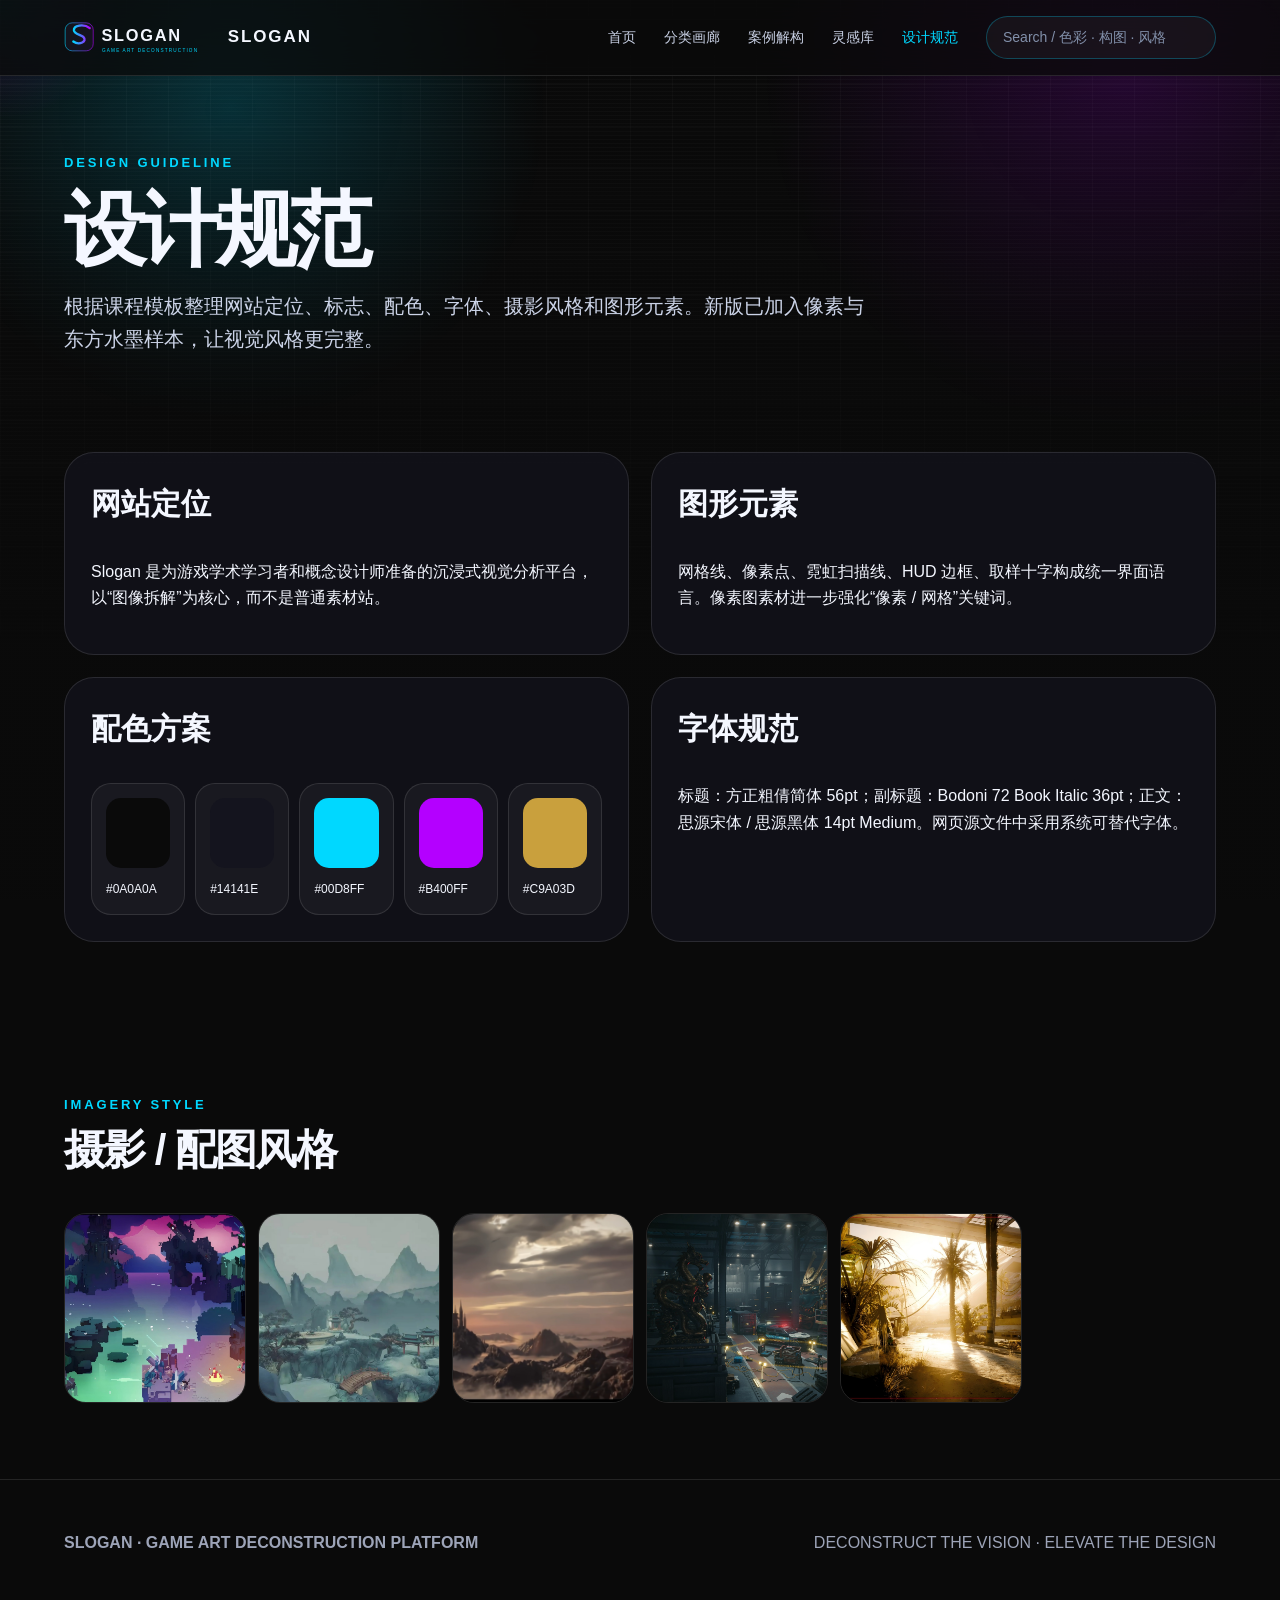
<file: about.html>
<!doctype html><html lang="zh-CN"><head><meta charset="utf-8"><meta name="viewport" content="width=device-width,initial-scale=1"><title>Slogan | 设计规范</title><link rel="stylesheet" href="css/style.css?v=ui-fix-2"></head><body><div class="page-progress" aria-hidden="true"></div><div class="ambient-cursor" aria-hidden="true"></div><nav class="nav"><a class="brand" href="index.html"><img src="assets/svg/slogan-logo.svg" alt="Slogan"><span>SLOGAN</span></a><button class="menu-toggle" aria-label="打开导航">☰</button><div class="nav-links"><a  href="index.html">首页</a><a  href="gallery.html">分类画廊</a><a  href="analysis.html">案例解构</a><a  href="library.html">灵感库</a><a class="active" href="about.html">设计规范</a><span class="search">Search / 色彩 · 构图 · 风格</span></div></nav>
<section class="section page-title"><div class="eyebrow">DESIGN GUIDELINE</div><h1 class="h1">设计规范</h1><p class="lead">根据课程模板整理网站定位、标志、配色、字体、摄影风格和图形元素。新版已加入像素与东方水墨样本，让视觉风格更完整。</p></section><section class="section reveal" style="padding-top:0"><div class="spec-grid"><div class="panel reveal"><h3>网站定位</h3><p>Slogan 是为游戏学术学习者和概念设计师准备的沉浸式视觉分析平台，以“图像拆解”为核心，而不是普通素材站。</p></div><div class="panel reveal"><h3>图形元素</h3><p>网格线、像素点、霓虹扫描线、HUD 边框、取样十字构成统一界面语言。像素图素材进一步强化“像素 / 网格”关键词。</p></div><div class="panel reveal"><h3>配色方案</h3><div class="color-row"><div class="color-chip"><i style="background:#0A0A0A"></i>#0A0A0A</div><div class="color-chip"><i style="background:#14141E"></i>#14141E</div><div class="color-chip"><i style="background:#00D8FF"></i>#00D8FF</div><div class="color-chip"><i style="background:#B400FF"></i>#B400FF</div><div class="color-chip"><i style="background:#C9A03D"></i>#C9A03D</div></div></div><div class="panel reveal"><h3>字体规范</h3><p>标题：方正粗倩简体 56pt；副标题：Bodoni 72 Book Italic 36pt；正文：思源宋体 / 思源黑体 14pt Medium。网页源文件中采用系统可替代字体。</p></div></div></section>
<section class="section reveal"><div class="section-head"><div><div class="eyebrow">IMAGERY STYLE</div><h2>摄影 / 配图风格</h2></div></div><div class="mosaic-row"><img src="assets/images/pixel-ruins-card.jpg"><img src="assets/images/ink-mountains-card.jpg"><img src="assets/images/user_material_1.jpg"><img src="assets/images/user_material_2.png"><img src="assets/images/user_material_3.png"></div></section>
<footer class="footer"><b>SLOGAN · GAME ART DECONSTRUCTION PLATFORM</b><span>DECONSTRUCT THE VISION · ELEVATE THE DESIGN</span></footer><button class="back-top" aria-label="回到顶部">↑</button><script src="js/main.js?v=ui-fix-2"></script></body></html>
</file>
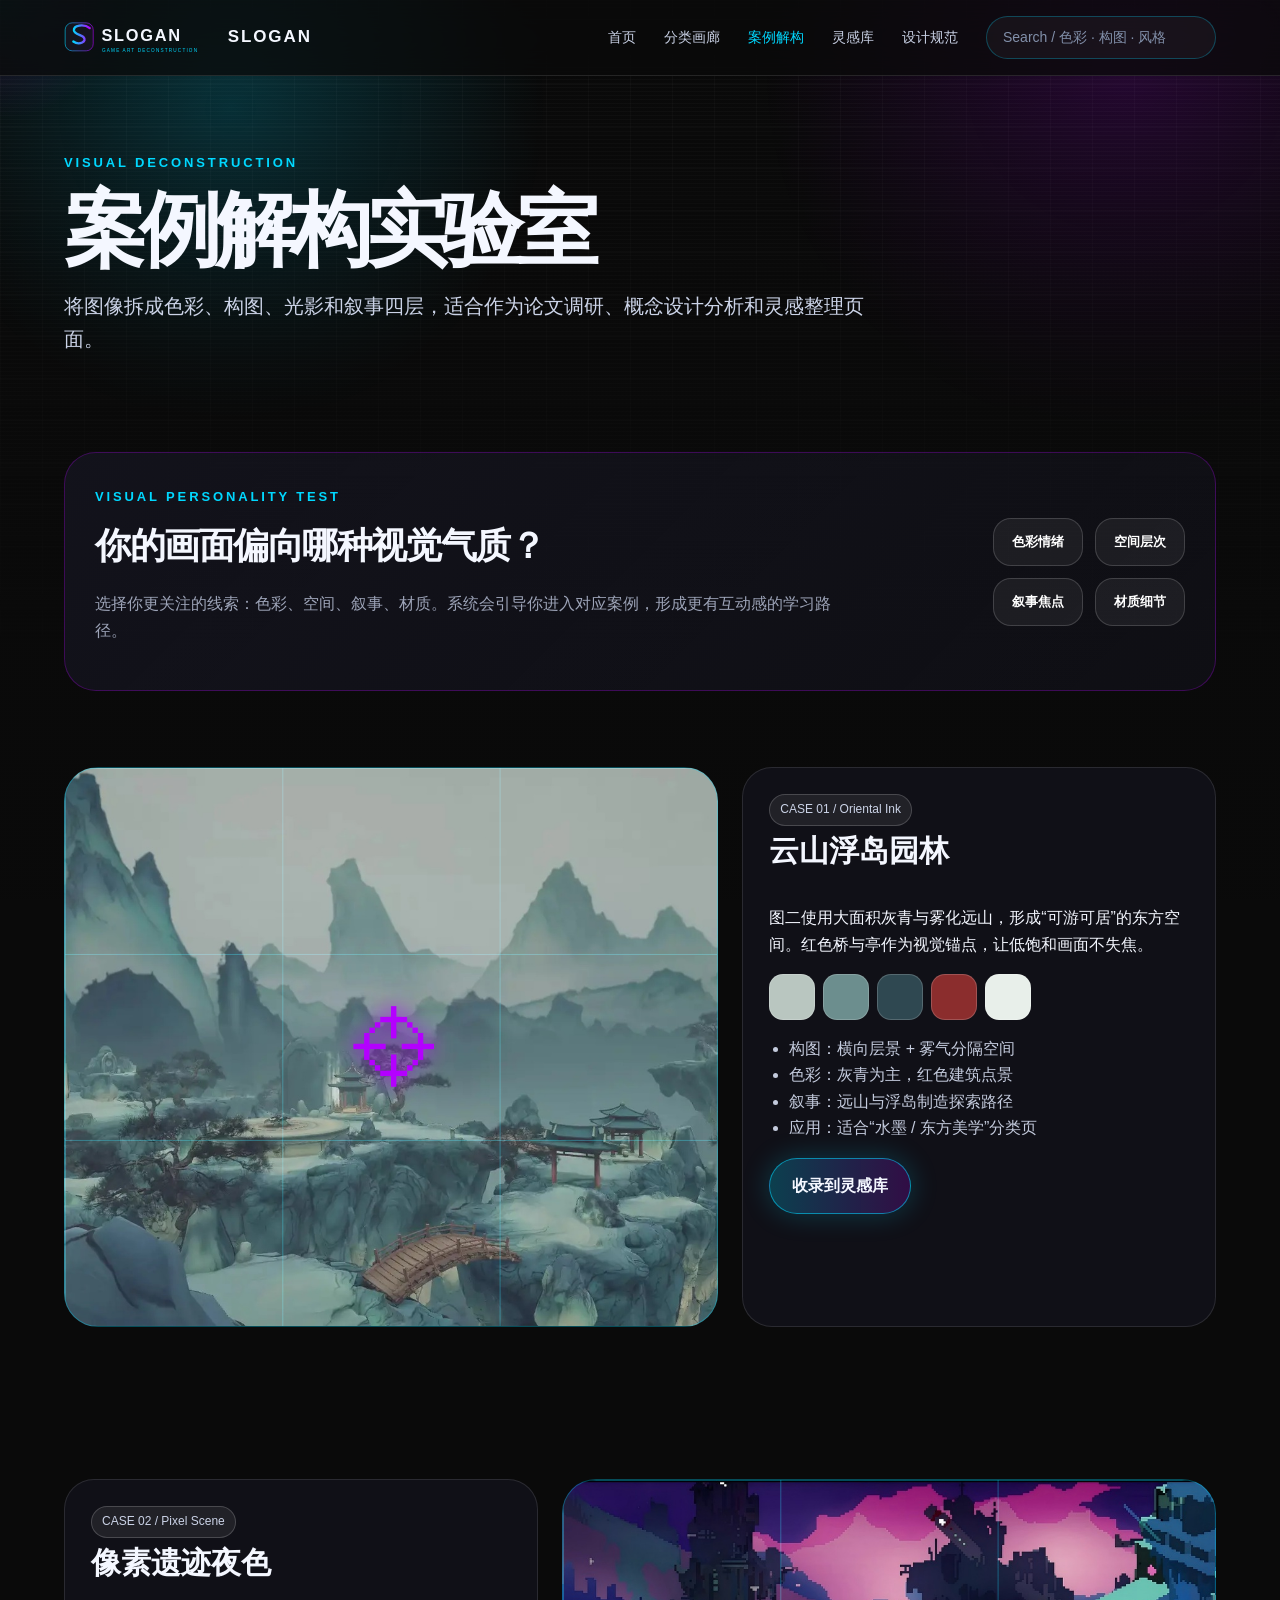
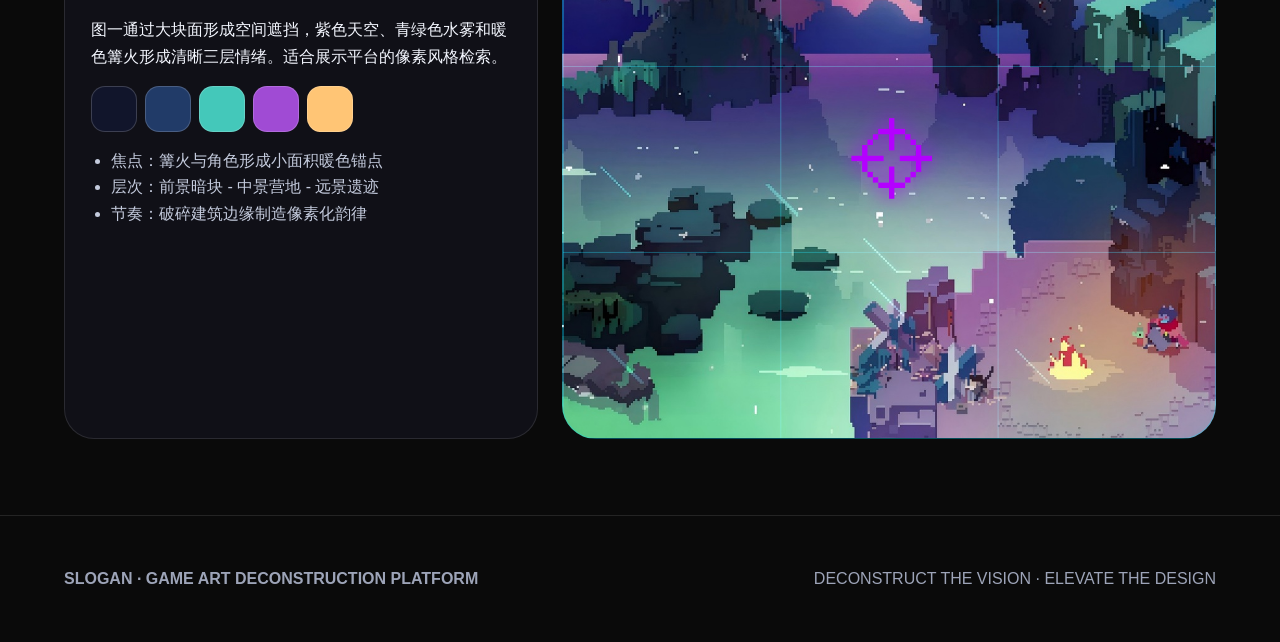
<file: analysis.html>
<!doctype html><html lang="zh-CN"><head><meta charset="utf-8"><meta name="viewport" content="width=device-width,initial-scale=1"><title>Slogan | 案例解构</title><link rel="stylesheet" href="css/style.css?v=ui-fix-2"></head><body><div class="page-progress" aria-hidden="true"></div><div class="ambient-cursor" aria-hidden="true"></div><nav class="nav"><a class="brand" href="index.html"><img src="assets/svg/slogan-logo.svg" alt="Slogan"><span>SLOGAN</span></a><button class="menu-toggle" aria-label="打开导航">☰</button><div class="nav-links"><a  href="index.html">首页</a><a  href="gallery.html">分类画廊</a><a class="active" href="analysis.html">案例解构</a><a  href="library.html">灵感库</a><a  href="about.html">设计规范</a><span class="search">Search / 色彩 · 构图 · 风格</span></div></nav>
<section class="section page-title"><div class="eyebrow">VISUAL DECONSTRUCTION</div><h1 class="h1">案例解构实验室</h1><p class="lead">将图像拆成色彩、构图、光影和叙事四层，适合作为论文调研、概念设计分析和灵感整理页面。</p></section>

<section class="section reveal" style="padding-top:0">
  <div class="quiz-panel">
    <div>
      <span class="eyebrow">VISUAL PERSONALITY TEST</span>
      <h2>你的画面偏向哪种视觉气质？</h2>
      <p>选择你更关注的线索：色彩、空间、叙事、材质。系统会引导你进入对应案例，形成更有互动感的学习路径。</p>
    </div>
    <div class="quiz-options">
      <button>色彩情绪</button><button>空间层次</button><button>叙事焦点</button><button>材质细节</button>
    </div>
  </div>
</section>
<section class="section reveal" style="padding-top:0"><div class="lab"><div class="analysis-img ink"></div><aside class="panel"><span class="tag">CASE 01 / Oriental Ink</span><h3>云山浮岛园林</h3><p>图二使用大面积灰青与雾化远山，形成“可游可居”的东方空间。红色桥与亭作为视觉锚点，让低饱和画面不失焦。</p><div class="palette"><i class="sw" style="background:#B9C6C0"></i><i class="sw" style="background:#6C8E8E"></i><i class="sw" style="background:#2F4851"></i><i class="sw" style="background:#8B2D2D"></i><i class="sw" style="background:#E8EFEA"></i></div><ul><li>构图：横向层景 + 雾气分隔空间</li><li>色彩：灰青为主，红色建筑点景</li><li>叙事：远山与浮岛制造探索路径</li><li>应用：适合“水墨 / 东方美学”分类页</li></ul><a class="btn primary" href="library.html">收录到灵感库</a></aside></div></section>
<section class="section reveal"><div class="lab reverse"><aside class="panel"><span class="tag">CASE 02 / Pixel Scene</span><h3>像素遗迹夜色</h3><p>图一通过大块面形成空间遮挡，紫色天空、青绿色水雾和暖色篝火形成清晰三层情绪。适合展示平台的像素风格检索。</p><div class="palette"><i class="sw" style="background:#11152B"></i><i class="sw" style="background:#213B68"></i><i class="sw" style="background:#44C8BA"></i><i class="sw" style="background:#A04BD4"></i><i class="sw" style="background:#FFC575"></i></div><ul><li>焦点：篝火与角色形成小面积暖色锚点</li><li>层次：前景暗块 - 中景营地 - 远景遗迹</li><li>节奏：破碎建筑边缘制造像素化韵律</li></ul></aside><div class="analysis-img pixel"></div></div></section>
<footer class="footer"><b>SLOGAN · GAME ART DECONSTRUCTION PLATFORM</b><span>DECONSTRUCT THE VISION · ELEVATE THE DESIGN</span></footer><button class="back-top" aria-label="回到顶部">↑</button><script src="js/main.js?v=ui-fix-2"></script></body></html>
</file>
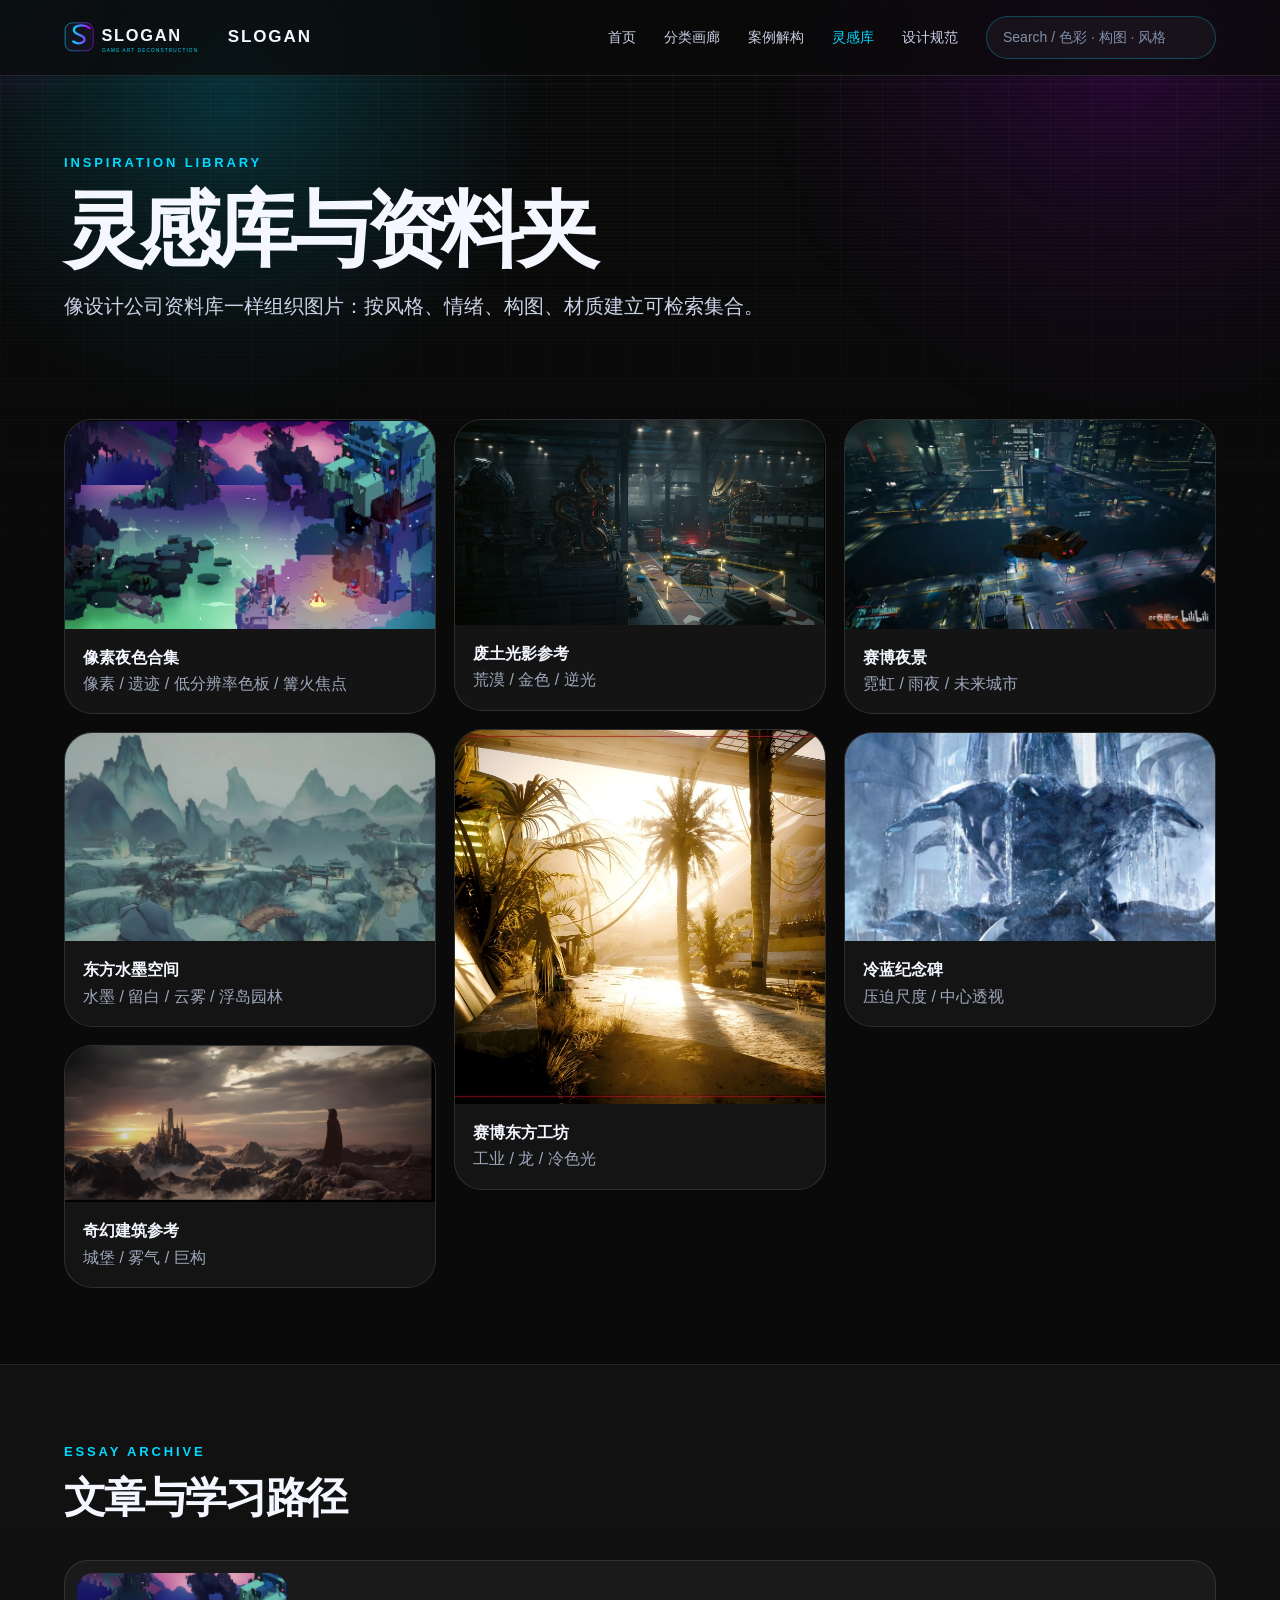
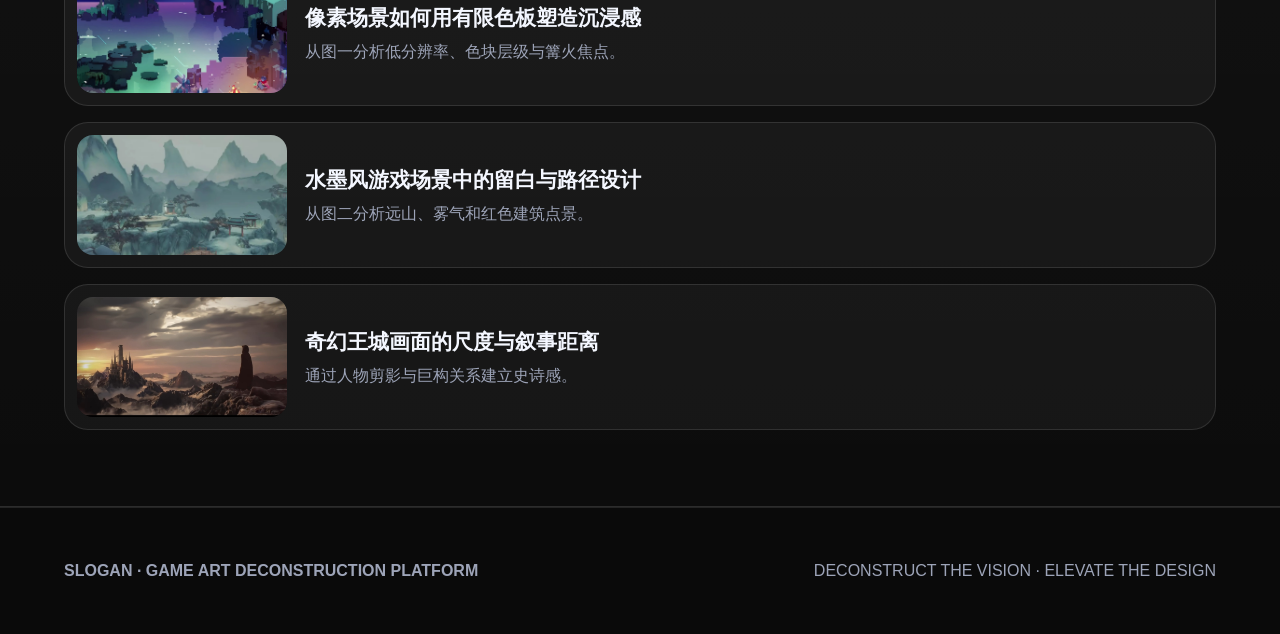
<file: library.html>
<!doctype html><html lang="zh-CN"><head><meta charset="utf-8"><meta name="viewport" content="width=device-width,initial-scale=1"><title>Slogan | 灵感库</title><link rel="stylesheet" href="css/style.css?v=ui-fix-2"></head><body><div class="page-progress" aria-hidden="true"></div><div class="ambient-cursor" aria-hidden="true"></div><nav class="nav"><a class="brand" href="index.html"><img src="assets/svg/slogan-logo.svg" alt="Slogan"><span>SLOGAN</span></a><button class="menu-toggle" aria-label="打开导航">☰</button><div class="nav-links"><a  href="index.html">首页</a><a  href="gallery.html">分类画廊</a><a  href="analysis.html">案例解构</a><a class="active" href="library.html">灵感库</a><a  href="about.html">设计规范</a><span class="search">Search / 色彩 · 构图 · 风格</span></div></nav>
<section class="section page-title"><div class="eyebrow">INSPIRATION LIBRARY</div><h1 class="h1">灵感库与资料夹</h1><p class="lead">像设计公司资料库一样组织图片：按风格、情绪、构图、材质建立可检索集合。</p></section><section class="section reveal" style="padding-top:0"><div class="masonry"><figure class="mood wide"><img src="assets/images/pixel-ruins.jpg"><figcaption><b>像素夜色合集</b><br><span>像素 / 遗迹 / 低分辨率色板 / 篝火焦点</span></figcaption></figure><figure class="mood reveal"><img src="assets/images/ink-mountains.jpg"><figcaption><b>东方水墨空间</b><br><span>水墨 / 留白 / 云雾 / 浮岛园林</span></figcaption></figure><figure class="mood reveal"><img src="assets/images/user_material_1.jpg"><figcaption><b>奇幻建筑参考</b><br><span>城堡 / 雾气 / 巨构</span></figcaption></figure><figure class="mood reveal"><img src="assets/images/user_material_2.png"><figcaption><b>废土光影参考</b><br><span>荒漠 / 金色 / 逆光</span></figcaption></figure><figure class="mood reveal"><img src="assets/images/user_material_3.png"><figcaption><b>赛博东方工坊</b><br><span>工业 / 龙 / 冷色光</span></figcaption></figure><figure class="mood reveal"><img src="assets/images/cyber-city.jpg"><figcaption><b>赛博夜景</b><br><span>霓虹 / 雨夜 / 未来城市</span></figcaption></figure><figure class="mood reveal"><img src="assets/images/city-tears.jpg"><figcaption><b>冷蓝纪念碑</b><br><span>压迫尺度 / 中心透视</span></figcaption></figure></div></section>
<section class="section alt"><div class="section-head"><div><div class="eyebrow">ESSAY ARCHIVE</div><h2>文章与学习路径</h2></div></div><div class="article-list"><article><img src="assets/images/pixel-ruins-card.jpg"><div><b>像素场景如何用有限色板塑造沉浸感</b><p>从图一分析低分辨率、色块层级与篝火焦点。</p></div></article><article><img src="assets/images/ink-mountains-card.jpg"><div><b>水墨风游戏场景中的留白与路径设计</b><p>从图二分析远山、雾气和红色建筑点景。</p></div></article><article><img src="assets/images/user_material_1.jpg"><div><b>奇幻王城画面的尺度与叙事距离</b><p>通过人物剪影与巨构关系建立史诗感。</p></div></article></div></section>
<footer class="footer"><b>SLOGAN · GAME ART DECONSTRUCTION PLATFORM</b><span>DECONSTRUCT THE VISION · ELEVATE THE DESIGN</span></footer><button class="back-top" aria-label="回到顶部">↑</button><script src="js/main.js?v=ui-fix-2"></script></body></html>
</file>
<file: css/style.css>
:root{--bg:#0A0A0A;--panel:rgba(20,20,30,.72);--panel2:rgba(32,32,46,.82);--line:rgba(255,255,255,.11);--blue:#00D8FF;--purple:#B400FF;--gold:#C9A03D;--text:#f4f7ff;--muted:#9da4b8;--green:#57FFC9}*{box-sizing:border-box}html{scroll-behavior:smooth}body{margin:0;background:#0A0A0A;color:var(--text);font-family:Inter,"Noto Sans SC","Microsoft YaHei",Arial,sans-serif;line-height:1.65;overflow-x:hidden}body:before{content:"";position:fixed;inset:0;pointer-events:none;z-index:-2;background:radial-gradient(circle at 18% 12%,rgba(0,216,255,.22),transparent 24%),radial-gradient(circle at 88% 8%,rgba(180,0,255,.18),transparent 26%),linear-gradient(rgba(255,255,255,.027) 1px,transparent 1px),linear-gradient(90deg,rgba(255,255,255,.027) 1px,transparent 1px);background-size:auto,auto,42px 42px,42px 42px}body:after{content:"";position:fixed;inset:0;z-index:-1;pointer-events:none;background:linear-gradient(180deg,rgba(10,10,10,0),rgba(10,10,10,.96) 72%),repeating-linear-gradient(0deg,rgba(255,255,255,.022) 0 1px,transparent 1px 4px)}a{color:inherit;text-decoration:none}.nav{position:sticky;top:0;z-index:50;height:76px;background:rgba(10,10,10,.74);backdrop-filter:blur(18px);display:flex;align-items:center;justify-content:space-between;padding:0 5vw;border-bottom:1px solid var(--line)}.brand{display:flex;align-items:center;gap:12px;font-weight:900;letter-spacing:.12em}.brand img{height:42px}.brand span{font-size:17px}.nav-links{display:flex;gap:28px;font-size:14px;color:#c8d0e4;align-items:center}.nav-links a:hover,.nav-links a.active{color:var(--blue)}.search{border:1px solid rgba(0,216,255,.28);border-radius:999px;padding:9px 16px;color:#8290aa;background:rgba(255,255,255,.04);min-width:230px}.hero{min-height:760px;position:relative;padding:92px 5vw 74px;display:grid;grid-template-columns:1.02fr .98fr;gap:54px;align-items:center}.hero-art{position:absolute;inset:0;z-index:-1;opacity:.9;background:linear-gradient(90deg,#0A0A0A 0%,rgba(10,10,10,.82) 32%,rgba(10,10,10,.28) 100%),linear-gradient(0deg,#0A0A0A 0%,rgba(10,10,10,.18) 48%,rgba(10,10,10,.74) 100%),url('../assets/images/pixel-ruins.jpg') center/cover no-repeat}.hero-copy{max-width:760px}.eyebrow{color:var(--blue);letter-spacing:.22em;font-size:13px;font-weight:800;text-transform:uppercase}.h1{font-size:clamp(54px,7vw,110px);letter-spacing:-.08em;line-height:.94;margin:18px 0 22px;font-weight:900}.page-title .h1{font-size:clamp(56px,6.4vw,92px)}.h1 span{background:linear-gradient(90deg,var(--blue),var(--purple));-webkit-background-clip:text;color:transparent}.lead{font-size:20px;color:#cbd3e7;max-width:800px}.cta{display:flex;gap:14px;margin-top:34px}.btn{display:inline-flex;align-items:center;gap:10px;padding:14px 22px;border-radius:999px;border:1px solid rgba(255,255,255,.16);font-weight:800;background:rgba(255,255,255,.06)}.btn.primary{background:linear-gradient(90deg,rgba(0,216,255,.24),rgba(180,0,255,.2));border-color:rgba(0,216,255,.55);box-shadow:0 0 28px rgba(0,216,255,.22)}.mini-stats{display:flex;gap:12px;align-items:baseline;margin-top:32px;color:#b9c4da}.mini-stats b{font-size:28px;color:white}.mini-stats span{margin-right:16px;color:#7e89a6}.hero-panel{background:var(--panel);border:1px solid var(--line);border-radius:34px;padding:18px;box-shadow:0 30px 80px rgba(0,0,0,.46)}.hero-panel .screen{border-radius:26px;overflow:hidden;position:relative;min-height:470px;background:url('../assets/images/ink-mountains.jpg') center/cover no-repeat}.screen:after{content:"";position:absolute;inset:0;background:linear-gradient(180deg,transparent,rgba(10,10,10,.78))}.overlay-card{position:absolute;left:18px;right:18px;bottom:18px;z-index:1;padding:18px;border:1px solid rgba(255,255,255,.16);border-radius:22px;background:rgba(10,10,10,.66);backdrop-filter:blur(8px)}.palette{display:flex;gap:8px;margin:12px 0;flex-wrap:wrap}.sw{width:46px;height:46px;border-radius:14px;border:1px solid rgba(255,255,255,.18)}.section{padding:76px 5vw}.section.alt{background:linear-gradient(180deg,rgba(255,255,255,.035),rgba(255,255,255,.01));border-block:1px solid var(--line)}.section-head{display:flex;align-items:end;justify-content:space-between;gap:20px;margin-bottom:28px}.section h2{font-size:42px;letter-spacing:-.04em;margin:0}.section p.desc{color:var(--muted);max-width:780px;margin:8px 0 0}.case-grid{display:grid;grid-template-columns:1.2fr 1fr 1fr;gap:20px}.case-grid.catalog{grid-template-columns:repeat(3,1fr)}.case{position:relative;border-radius:28px;min-height:330px;padding:22px;overflow:hidden;background:#14141E;border:1px solid var(--line);display:flex;flex-direction:column;justify-content:flex-end}.case.large{grid-row:span 2;min-height:680px}.catalog .case.large{grid-column:span 1;grid-row:span 2}.case:before{content:"";position:absolute;inset:0;background:var(--img) center/cover no-repeat;transform:scale(1.03);transition:.45s}.case:hover:before{transform:scale(1.1)}.case:after{content:"";position:absolute;inset:0;background:linear-gradient(180deg,rgba(10,10,10,.03),rgba(10,10,10,.9))}.case>*{position:relative;z-index:1}.tag{display:inline-flex;width:max-content;border:1px solid rgba(255,255,255,.18);background:rgba(255,255,255,.07);border-radius:999px;padding:5px 10px;color:#cbd3e7;font-size:12px}.case h3{font-size:28px;margin:14px 0 4px}.case p{color:#c0c7da;margin:0}.style-wall{display:grid;grid-template-columns:repeat(5,1fr);gap:16px}.style-card{min-height:240px;border-radius:26px;border:1px solid var(--line);background:#11131c;padding:22px;position:relative;overflow:hidden;display:flex;flex-direction:column;justify-content:flex-end}.style-card:after{content:"";position:absolute;inset:0;background:linear-gradient(180deg,rgba(10,10,10,.1),rgba(10,10,10,.82)),var(--thumb) center/cover no-repeat;opacity:.82;z-index:0}.style-card:before{content:"";position:absolute;inset:auto -20px -40px auto;width:160px;height:160px;border-radius:50%;background:radial-gradient(circle,var(--accent),transparent 65%);opacity:.5;z-index:1}.style-card b,.style-card small{position:relative;z-index:2}.style-card b{font-size:25px}.style-card small{display:block;color:#d0d6e8;margin-top:6px}.lab{display:grid;grid-template-columns:1.16fr .84fr;gap:24px;align-items:stretch}.lab.reverse{grid-template-columns:.84fr 1.16fr}.analysis-img{position:relative;min-height:560px;border-radius:34px;border:1px solid rgba(0,216,255,.32);overflow:hidden;background:url('../assets/images/user_material_3.png') center/cover no-repeat}.analysis-img.pixel{background-image:url('../assets/images/pixel-ruins.jpg')}.analysis-img.ink{background-image:url('../assets/images/ink-mountains.jpg')}.analysis-img:before{content:"";position:absolute;inset:0;background:linear-gradient(rgba(0,216,255,.35) 1px,transparent 1px),linear-gradient(90deg,rgba(0,216,255,.35) 1px,transparent 1px);background-size:33.33% 33.33%;mix-blend-mode:screen}.analysis-img:after{content:"⌖";position:absolute;left:50%;top:50%;transform:translate(-50%,-50%);font-size:86px;color:var(--purple);text-shadow:0 0 22px var(--purple)}.panel{border:1px solid var(--line);background:var(--panel);border-radius:30px;padding:26px;backdrop-filter:blur(12px)}.panel h3{margin-top:0;font-size:30px}.panel ul{color:#c4cbdd;padding-left:20px}.bars span{display:block;height:12px;border-radius:999px;margin-bottom:12px;background:linear-gradient(90deg,var(--blue),var(--purple),var(--gold))}.masonry{columns:3 260px;column-gap:18px}.mood{break-inside:avoid;margin:0 0 18px;border-radius:28px;overflow:hidden;border:1px solid var(--line);background:rgba(255,255,255,.045)}.mood img{width:100%;display:block}.mood figcaption{padding:16px 18px}.mood span{color:#9ea7bb}.spec-grid{display:grid;grid-template-columns:1fr 1fr;gap:22px}.color-row{display:grid;grid-template-columns:repeat(5,1fr);gap:10px}.color-chip{border-radius:20px;border:1px solid var(--line);padding:14px;background:rgba(255,255,255,.04);font-size:12px}.color-chip i{display:block;height:70px;border-radius:15px;margin-bottom:12px}.footer{padding:50px 5vw;border-top:1px solid var(--line);color:var(--muted);display:flex;justify-content:space-between;gap:20px}.filters{display:flex;gap:10px;flex-wrap:wrap;margin-top:28px}.filter{padding:8px 14px;border-radius:999px;border:1px solid var(--line);background:rgba(255,255,255,.04);color:#cbd3e7}.filter.active{border-color:var(--blue);color:white;background:rgba(0,216,255,.16)}.notes{display:grid;grid-template-columns:repeat(3,1fr);gap:20px}.mosaic-row{display:grid;grid-template-columns:repeat(6,1fr);gap:12px}.mosaic-row img{width:100%;height:190px;object-fit:cover;border-radius:22px;border:1px solid var(--line)}.article-list{display:grid;gap:16px}.article-list article{display:grid;grid-template-columns:210px 1fr;gap:18px;align-items:center;border:1px solid var(--line);border-radius:24px;background:rgba(255,255,255,.045);padding:12px}.article-list img{width:210px;height:120px;object-fit:cover;border-radius:16px}.article-list b{font-size:21px}.article-list p{color:var(--muted);margin:.2em 0 0}@media(max-width:1000px){.hero,.lab,.lab.reverse,.spec-grid{grid-template-columns:1fr}.case-grid,.case-grid.catalog{grid-template-columns:1fr}.style-wall,.notes{grid-template-columns:1fr 1fr}.nav-links{display:none}.hero{padding-top:54px}.hero-panel .screen{min-height:360px}.mosaic-row{grid-template-columns:repeat(2,1fr)}}


/* FIXED HOME IMAGE LOADING: real <img> fallback for GitHub Pages */
.hero-art{overflow:hidden}
.hero-art img{width:100%;height:100%;object-fit:cover;display:block;opacity:.98}
.hero-art::before{content:"";position:absolute;inset:0;z-index:1;background:linear-gradient(90deg,#0A0A0A 0%,rgba(10,10,10,.82) 32%,rgba(10,10,10,.28) 100%),linear-gradient(0deg,#0A0A0A 0%,rgba(10,10,10,.18) 48%,rgba(10,10,10,.74) 100%)}
.hero-art{background:#0A0A0A!important}
.hero-panel .screen img{width:100%;height:100%;min-height:470px;object-fit:cover;display:block}
.hero-panel .screen{background:#14141E!important}


/* FIXED CASE IMAGE LOADING: use real img elements in cards */
.case .case-img{position:absolute;inset:0;width:100%;height:100%;object-fit:cover;display:block;z-index:0;transform:scale(1.03);transition:.45s}
.case:hover .case-img{transform:scale(1.1)}
.case:before{display:none!important}
.case:after{z-index:1}
.case>*:not(.case-img){position:relative;z-index:2}


/* ===== OPTIMIZED LAYOUT / INTERACTION / RESPONSIVE V3 ===== */
:root{--ease:cubic-bezier(.2,.8,.2,1);--nav-h:76px}
.page-progress{position:fixed;left:0;top:0;height:3px;width:0;background:linear-gradient(90deg,var(--blue),var(--purple),var(--gold));z-index:9999;box-shadow:0 0 18px rgba(0,216,255,.65)}
.ambient-cursor{position:fixed;left:0;top:0;width:240px;height:240px;border-radius:50%;pointer-events:none;z-index:2;background:radial-gradient(circle,rgba(0,216,255,.14),rgba(180,0,255,.07) 42%,transparent 70%);transform:translate(-50%,-50%);mix-blend-mode:screen;opacity:.75;transition:opacity .25s ease}
.nav{transition:background .35s var(--ease),box-shadow .35s var(--ease),height .35s var(--ease)}
.nav.is-scrolled{background:rgba(10,10,10,.88);box-shadow:0 18px 50px rgba(0,0,0,.34)}
.menu-toggle{display:none;border:1px solid rgba(255,255,255,.16);background:rgba(255,255,255,.06);color:white;border-radius:14px;width:44px;height:44px;font-size:20px}
.hero{isolation:isolate}
.hero:before{content:"";position:absolute;right:5vw;top:125px;width:220px;height:220px;border:1px solid rgba(0,216,255,.2);border-radius:38px;transform:rotate(12deg);filter:blur(.2px);opacity:.6;animation:floaty 6s ease-in-out infinite}
.hero:after{content:"";position:absolute;right:16vw;bottom:120px;width:72px;height:72px;background:linear-gradient(135deg,rgba(0,216,255,.25),rgba(180,0,255,.2));clip-path:polygon(50% 0,100% 50%,50% 100%,0 50%);animation:floaty 5s ease-in-out infinite reverse}
@keyframes floaty{0%,100%{transform:translateY(0) rotate(12deg)}50%{transform:translateY(-18px) rotate(16deg)}}
.hero-panel{transform-style:preserve-3d;transition:transform .45s var(--ease),box-shadow .45s var(--ease)}
.hero-panel:hover{transform:translateY(-8px) rotateX(2deg) rotateY(-3deg);box-shadow:0 44px 110px rgba(0,0,0,.58),0 0 46px rgba(0,216,255,.18)}
.case-grid.rich{grid-template-columns:1.12fr .92fr .92fr;grid-auto-flow:dense}
.case{transform:translateZ(0);transition:transform .45s var(--ease),border-color .45s var(--ease),box-shadow .45s var(--ease);container-type:inline-size}
.case:hover{transform:translateY(-8px);border-color:rgba(0,216,255,.5);box-shadow:0 26px 70px rgba(0,0,0,.45),0 0 38px rgba(0,216,255,.12)}
.case h3,.case p,.case .tag{transition:transform .38s var(--ease),opacity .38s var(--ease)}
.case:hover h3,.case:hover p{transform:translateY(-6px)}
.case:hover .tag{transform:translateY(-4px)}
.case:after{background:linear-gradient(180deg,rgba(10,10,10,.02),rgba(10,10,10,.84) 72%,rgba(10,10,10,.94))}
.case .tag{backdrop-filter:blur(10px)}
.style-wall{align-items:stretch}
.style-card{transition:transform .42s var(--ease),border-color .42s var(--ease),background .42s var(--ease);cursor:pointer}
.style-card:hover{transform:translateY(-8px);border-color:color-mix(in srgb,var(--accent) 68%,white 0%);background:linear-gradient(160deg,rgba(255,255,255,.12),rgba(255,255,255,.04))}
.style-card:after{content:"";position:absolute;left:22px;right:22px;bottom:22px;height:1px;background:linear-gradient(90deg,var(--accent),transparent);opacity:.78}
.tool-grid{display:grid;grid-template-columns:repeat(4,minmax(0,1fr));gap:18px}
.tool-card{position:relative;min-height:220px;border:1px solid var(--line);border-radius:28px;background:linear-gradient(160deg,rgba(255,255,255,.075),rgba(255,255,255,.025));padding:24px;overflow:hidden;transition:transform .42s var(--ease),border-color .42s var(--ease),box-shadow .42s var(--ease)}
.tool-card:hover{transform:translateY(-8px);border-color:rgba(0,216,255,.42);box-shadow:0 26px 66px rgba(0,0,0,.36)}
.tool-card:before{content:"";position:absolute;inset:auto -30px -45px auto;width:160px;height:160px;border-radius:50%;background:radial-gradient(circle,rgba(0,216,255,.34),rgba(180,0,255,.18),transparent 68%)}
.tool-card h3{font-size:26px;margin:20px 0 10px}
.tool-card p{color:var(--muted);margin:0}
.tool-no{display:inline-grid;place-items:center;width:44px;height:44px;border-radius:14px;border:1px solid rgba(0,216,255,.35);color:var(--blue);background:rgba(0,216,255,.08);font-weight:900}
.lab{align-items:stretch}
.analysis-img{transition:filter .35s var(--ease),transform .45s var(--ease)}
.analysis-img:hover{filter:saturate(1.1) contrast(1.06);transform:translateY(-5px)}
.analysis-img.grid-off:before,.analysis-img.grid-off:after{opacity:0}
.panel{transition:transform .42s var(--ease),border-color .42s var(--ease),background .42s var(--ease)}
.panel:hover{transform:translateY(-5px);border-color:rgba(0,216,255,.32);background:rgba(22,22,34,.78)}
.palette .sw{cursor:pointer;transition:transform .25s var(--ease),box-shadow .25s var(--ease)}
.palette .sw:hover{transform:translateY(-4px) scale(1.06);box-shadow:0 0 24px rgba(255,255,255,.16)}
.sw.copied{outline:2px solid var(--blue);box-shadow:0 0 22px rgba(0,216,255,.7)}
.mood{transition:transform .42s var(--ease),box-shadow .42s var(--ease),border-color .42s var(--ease)}
.mood:hover{transform:translateY(-6px);border-color:rgba(180,0,255,.4);box-shadow:0 20px 56px rgba(0,0,0,.35)}
.mood img{transition:transform .48s var(--ease),filter .48s var(--ease)}
.mood:hover img{transform:scale(1.055);filter:saturate(1.12)}
.reveal{opacity:0;transform:translateY(28px);transition:opacity .72s var(--ease),transform .72s var(--ease)}
.reveal.in-view{opacity:1;transform:translateY(0)}
.back-top{position:fixed;right:24px;bottom:24px;z-index:80;width:48px;height:48px;border-radius:18px;border:1px solid rgba(0,216,255,.35);background:rgba(10,10,10,.72);backdrop-filter:blur(12px);color:white;font-size:22px;opacity:0;pointer-events:none;transform:translateY(16px);transition:.3s var(--ease)}
.back-top.show{opacity:1;pointer-events:auto;transform:translateY(0)}
.back-top:hover{box-shadow:0 0 28px rgba(0,216,255,.34)}
@media(max-width:1180px){.tool-grid{grid-template-columns:repeat(2,1fr)}.case-grid.rich{grid-template-columns:1fr 1fr}.case.large{grid-column:span 2;min-height:520px}.style-wall{grid-template-columns:repeat(3,1fr)}}
@media(max-width:760px){
  .ambient-cursor{display:none}.nav{padding:0 20px}.menu-toggle{display:grid;place-items:center}.nav-links{position:fixed;left:16px;right:16px;top:84px;display:grid;gap:10px;padding:18px;border:1px solid var(--line);border-radius:24px;background:rgba(10,10,10,.94);backdrop-filter:blur(18px);transform:translateY(-14px);opacity:0;pointer-events:none;transition:.3s var(--ease)}
  .nav-links.open{transform:translateY(0);opacity:1;pointer-events:auto}
  .search{min-width:0;width:100%}.hero{min-height:auto;padding:64px 20px;grid-template-columns:1fr}.h1{font-size:58px}.lead{font-size:17px}.cta{flex-wrap:wrap}.mini-stats{flex-wrap:wrap;gap:8px}.section{padding:54px 20px}.section-head{display:block}.case-grid.rich,.case-grid{grid-template-columns:1fr}.case.large{grid-column:auto;min-height:420px}.case{min-height:300px}.style-wall,.tool-grid,.spec-grid{grid-template-columns:1fr}.lab{grid-template-columns:1fr}.analysis-img{min-height:380px}.hero-panel .screen img{min-height:360px}.footer{display:block}.back-top{right:16px;bottom:16px}
}
@media(prefers-reduced-motion:reduce){*,*::before,*::after{animation:none!important;transition:none!important;scroll-behavior:auto!important}.reveal{opacity:1;transform:none}}


/* ===== HERO UPGRADE: cinematic key visual ===== */
.hero{min-height:820px}
.hero-art{background:#07080d!important}
.hero-art img{width:100%;height:100%;object-fit:cover;object-position:center center;display:block;filter:saturate(1.08) contrast(1.04) brightness(.92)}
.hero-art::before{content:"";position:absolute;inset:0;z-index:1;background:
linear-gradient(90deg,#0A0A0A 0%,rgba(10,10,10,.90) 24%,rgba(10,10,10,.50) 50%,rgba(10,10,10,.10) 100%),
linear-gradient(0deg,#0A0A0A 0%,rgba(10,10,10,.26) 38%,rgba(10,10,10,.74) 100%),
radial-gradient(circle at 72% 47%,rgba(0,216,255,.10),transparent 34%),
radial-gradient(circle at 62% 45%,rgba(180,0,255,.15),transparent 28%)}
.hero-copy{position:relative;z-index:3}
.hero-copy:before{content:"";position:absolute;left:-26px;top:-26px;width:120px;height:120px;border-left:1px solid rgba(0,216,255,.45);border-top:1px solid rgba(180,0,255,.32);pointer-events:none}
.hero-note{margin-top:18px;max-width:620px;color:#93a0bb;font-size:14px;border-left:2px solid var(--blue);padding-left:14px;background:linear-gradient(90deg,rgba(0,216,255,.08),transparent);border-radius:0 12px 12px 0}
.hero-panel{border-color:rgba(0,216,255,.28)}
.hero-panel .screen{background:#111522!important}
@media(max-width:760px){
  .hero{min-height:auto}
  .hero-art img{object-position:58% center}
  .hero-art::before{background:linear-gradient(90deg,#0A0A0A 0%,rgba(10,10,10,.82) 52%,rgba(10,10,10,.3) 100%),linear-gradient(0deg,#0A0A0A 0%,rgba(10,10,10,.34) 45%,rgba(10,10,10,.70) 100%)}
}


/* ===== REFERENCE-INSPIRED OPTIMIZATION ===== */
.archive-gate{margin:0 5vw 28px;padding:28px 30px;border:1px solid rgba(0,216,255,.22);border-radius:28px;background:linear-gradient(90deg,rgba(20,20,30,.78),rgba(20,20,30,.28));display:grid;grid-template-columns:2px 1fr auto;gap:24px;align-items:center;position:relative;overflow:hidden}
.archive-gate:before{content:"";position:absolute;inset:0;background:radial-gradient(circle at 75% 50%,rgba(180,0,255,.12),transparent 34%),linear-gradient(90deg,transparent,rgba(0,216,255,.05),transparent);pointer-events:none}
.gate-line{width:2px;height:86px;background:linear-gradient(var(--blue),var(--purple),var(--gold));box-shadow:0 0 22px rgba(0,216,255,.55)}
.gate-copy h2{margin:4px 0 8px;font-size:34px;letter-spacing:-.04em}
.gate-copy p{margin:0;color:var(--muted);max-width:760px}
.gate-btn{position:relative;z-index:2;border:1px solid rgba(0,216,255,.42);border-radius:999px;padding:15px 22px;background:rgba(0,216,255,.08);font-weight:900;white-space:nowrap;color:#eafcff;transition:.35s var(--ease)}
.gate-btn:hover{transform:translateX(4px);box-shadow:0 0 30px rgba(0,216,255,.25)}
.entrance-grid{display:grid;grid-template-columns:repeat(4,minmax(0,1fr));gap:18px}
.entrance-card{min-height:230px;border-radius:30px;border:1px solid var(--line);padding:24px;background:linear-gradient(160deg,rgba(255,255,255,.08),rgba(255,255,255,.025));position:relative;overflow:hidden;display:flex;flex-direction:column;justify-content:space-between;transition:transform .42s var(--ease),border-color .42s var(--ease),box-shadow .42s var(--ease)}
.entrance-card:before{content:"";position:absolute;right:-70px;top:-70px;width:180px;height:180px;border-radius:50%;background:radial-gradient(circle,rgba(0,216,255,.22),rgba(180,0,255,.16),transparent 68%)}
.entrance-card b{font-size:28px;letter-spacing:-.03em}
.entrance-card span{color:#aeb8cf;position:relative;z-index:1}
.entrance-card i{font-style:normal;color:var(--blue);font-weight:900;letter-spacing:.06em}
.entrance-card:hover{transform:translateY(-8px);border-color:rgba(0,216,255,.42);box-shadow:0 26px 66px rgba(0,0,0,.36)}
.index-strip{border:1px solid rgba(201,160,61,.28);border-radius:26px;padding:22px 26px;display:flex;justify-content:space-between;gap:18px;align-items:center;background:linear-gradient(90deg,rgba(201,160,61,.08),rgba(0,216,255,.04),rgba(180,0,255,.06))}
.index-strip span{color:var(--gold);font-weight:900;letter-spacing:.18em}
.index-strip b{font-size:20px}
.index-strip em{font-style:normal;color:var(--muted)}
.quiz-panel{border:1px solid rgba(180,0,255,.28);border-radius:32px;background:linear-gradient(135deg,rgba(20,20,30,.88),rgba(20,20,30,.52));padding:30px;display:grid;grid-template-columns:1fr auto;gap:24px;align-items:center}
.quiz-panel h2{font-size:36px;margin:6px 0 8px}
.quiz-panel p{color:var(--muted);max-width:740px}
.quiz-options{display:grid;grid-template-columns:1fr 1fr;gap:12px}
.quiz-options button{border:1px solid rgba(255,255,255,.16);background:rgba(255,255,255,.06);color:white;border-radius:18px;padding:14px 18px;font-weight:800;cursor:pointer;transition:.28s var(--ease)}
.quiz-options button:hover{border-color:var(--blue);transform:translateY(-3px);box-shadow:0 0 24px rgba(0,216,255,.18)}
@media(max-width:980px){.archive-gate{grid-template-columns:2px 1fr}.gate-btn{grid-column:2}.entrance-grid{grid-template-columns:1fr 1fr}.quiz-panel{grid-template-columns:1fr}.index-strip{display:grid}}
@media(max-width:640px){.archive-gate{margin:0 20px 18px;padding:22px;grid-template-columns:1fr}.gate-line{display:none}.gate-btn{grid-column:auto;text-align:center}.entrance-grid,.quiz-options{grid-template-columns:1fr}.gate-copy h2,.quiz-panel h2{font-size:28px}}

.quiz-options button.selected{border-color:var(--blue);background:rgba(0,216,255,.14);color:#eaffff}


/* ===== GitHub Pages UI Fix for Archive Gate + Entrance Cards ===== */
.archive-gate{
  margin:0 5vw 28px!important;
  padding:28px 30px!important;
  border:1px solid rgba(0,216,255,.28)!important;
  border-radius:28px!important;
  background:linear-gradient(90deg,rgba(20,20,30,.88),rgba(20,20,30,.42))!important;
  display:grid!important;
  grid-template-columns:2px 1fr auto!important;
  gap:24px!important;
  align-items:center!important;
  position:relative!important;
  overflow:hidden!important;
  box-shadow:0 24px 70px rgba(0,0,0,.28), inset 0 1px 0 rgba(255,255,255,.06)!important;
}
.archive-gate:before{
  content:""!important;
  position:absolute!important;
  inset:0!important;
  background:radial-gradient(circle at 75% 50%,rgba(180,0,255,.14),transparent 34%),linear-gradient(90deg,transparent,rgba(0,216,255,.07),transparent)!important;
  pointer-events:none!important;
}
.gate-line{
  width:2px!important;
  height:86px!important;
  background:linear-gradient(var(--blue,#00D8FF),var(--purple,#B400FF),var(--gold,#C9A03D))!important;
  box-shadow:0 0 22px rgba(0,216,255,.55)!important;
}
.gate-copy{position:relative!important;z-index:2!important}
.gate-copy h2{
  margin:4px 0 8px!important;
  font-size:34px!important;
  line-height:1.18!important;
  letter-spacing:-.04em!important;
  color:#fff!important;
}
.gate-copy p{
  margin:0!important;
  color:#9da4b8!important;
  max-width:760px!important;
}
.gate-btn{
  position:relative!important;
  z-index:2!important;
  border:1px solid rgba(0,216,255,.48)!important;
  border-radius:999px!important;
  padding:15px 22px!important;
  background:rgba(0,216,255,.09)!important;
  font-weight:900!important;
  white-space:nowrap!important;
  color:#eafcff!important;
  transition:.35s cubic-bezier(.2,.8,.2,1)!important;
}
.gate-btn:hover{transform:translateX(4px)!important;box-shadow:0 0 30px rgba(0,216,255,.25)!important}
.entrance-grid{
  display:grid!important;
  grid-template-columns:repeat(4,minmax(0,1fr))!important;
  gap:18px!important;
}
.entrance-card{
  min-height:230px!important;
  border-radius:30px!important;
  border:1px solid rgba(255,255,255,.11)!important;
  padding:24px!important;
  background:linear-gradient(160deg,rgba(255,255,255,.08),rgba(255,255,255,.025))!important;
  position:relative!important;
  overflow:hidden!important;
  display:flex!important;
  flex-direction:column!important;
  justify-content:space-between!important;
  transition:transform .42s cubic-bezier(.2,.8,.2,1),border-color .42s cubic-bezier(.2,.8,.2,1),box-shadow .42s cubic-bezier(.2,.8,.2,1)!important;
  color:inherit!important;
  text-decoration:none!important;
  box-shadow:inset 0 1px 0 rgba(255,255,255,.05)!important;
}
.entrance-card:before{
  content:""!important;
  position:absolute!important;
  right:-70px!important;
  top:-70px!important;
  width:180px!important;
  height:180px!important;
  border-radius:50%!important;
  background:radial-gradient(circle,rgba(0,216,255,.24),rgba(180,0,255,.17),transparent 68%)!important;
}
.entrance-card b{
  position:relative!important;
  z-index:1!important;
  font-size:28px!important;
  line-height:1.2!important;
  letter-spacing:-.03em!important;
  color:#fff!important;
}
.entrance-card span{
  position:relative!important;
  z-index:1!important;
  color:#aeb8cf!important;
  margin-top:18px!important;
}
.entrance-card i{
  position:relative!important;
  z-index:1!important;
  font-style:normal!important;
  color:var(--blue,#00D8FF)!important;
  font-weight:900!important;
  letter-spacing:.06em!important;
}
.entrance-card:hover{
  transform:translateY(-8px)!important;
  border-color:rgba(0,216,255,.42)!important;
  box-shadow:0 26px 66px rgba(0,0,0,.36),0 0 32px rgba(0,216,255,.12)!important;
}
@media(max-width:980px){
  .archive-gate{grid-template-columns:2px 1fr!important}
  .gate-btn{grid-column:2!important;width:max-content!important}
  .entrance-grid{grid-template-columns:1fr 1fr!important}
}
@media(max-width:640px){
  .archive-gate{margin:0 20px 18px!important;padding:22px!important;grid-template-columns:1fr!important}
  .gate-line{display:none!important}
  .gate-btn{grid-column:auto!important;width:100%!important;text-align:center!important}
  .gate-copy h2{font-size:28px!important}
  .entrance-grid{grid-template-columns:1fr!important}
}
</file>
